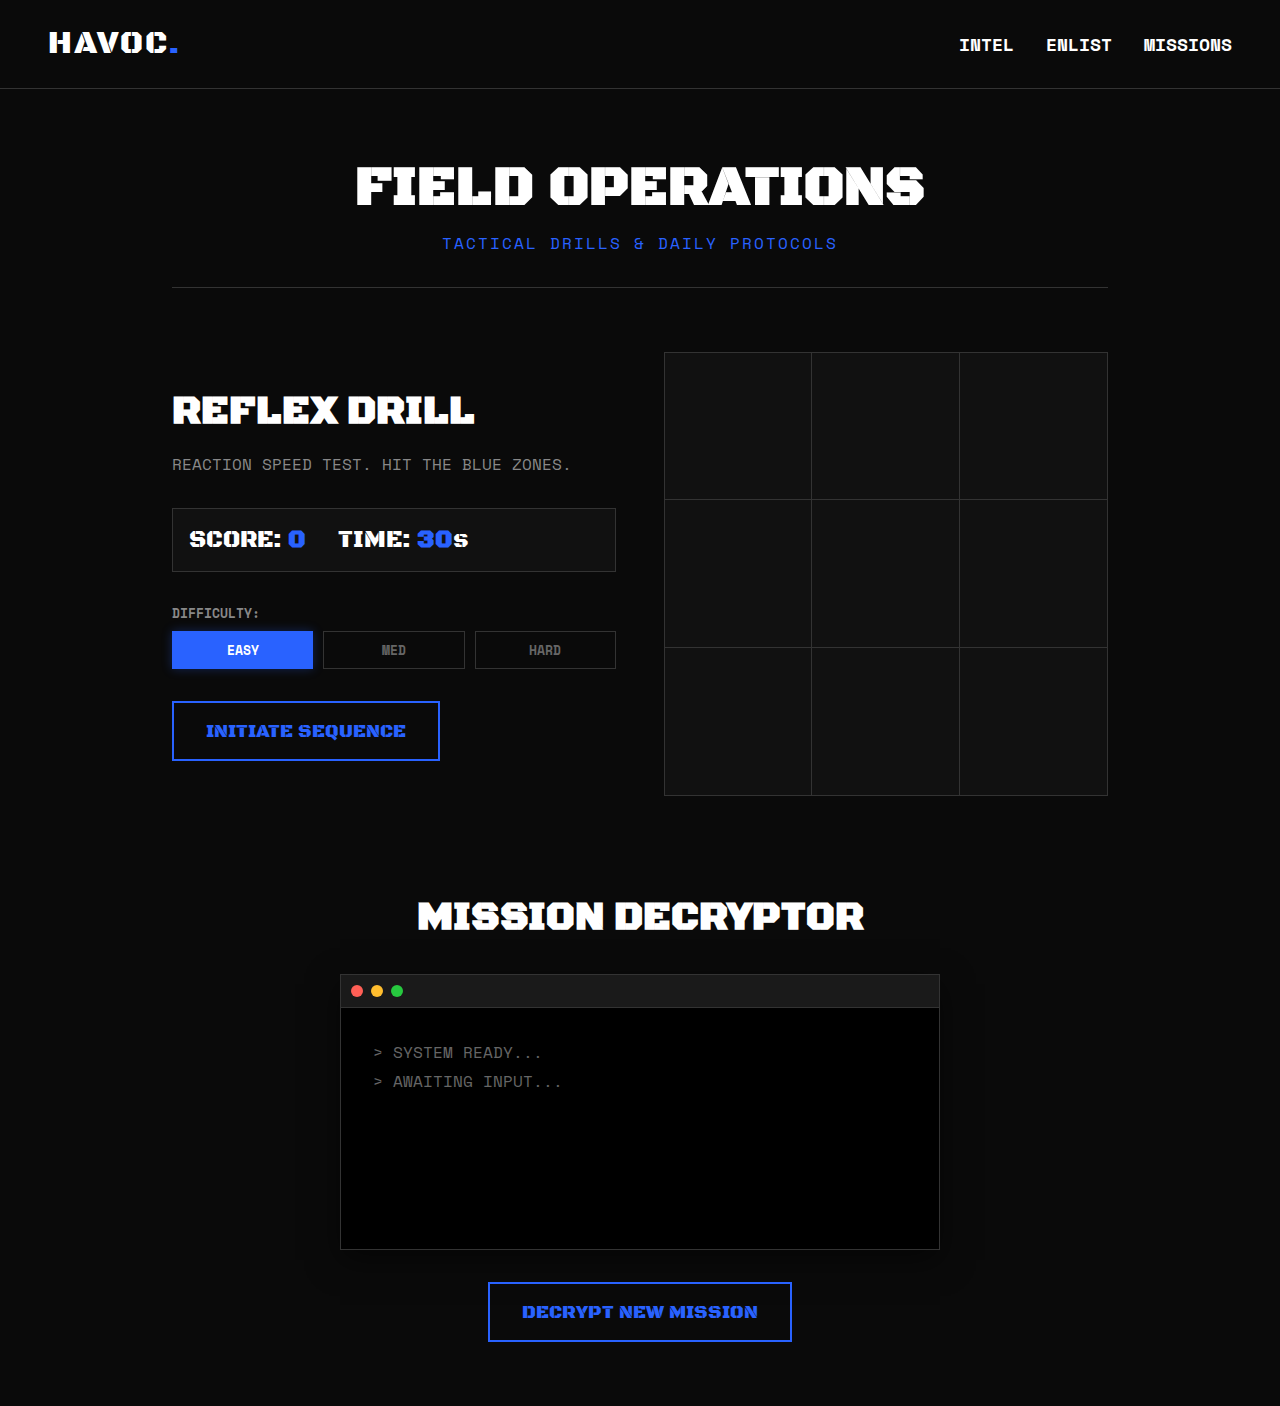
<file: creativity.html>
<!DOCTYPE html>
<html lang="en">
<head>
    <meta charset="UTF-8">
    <meta name="viewport" content="width=device-width, initial-scale=1.0">
    <title>Ops // HAVOC STRENGTH</title>
    <link rel="stylesheet" href="style.css">
    <link href="https://fonts.googleapis.com/css2?family=Black+Ops+One&family=Space+Mono:wght@400;700&display=swap" rel="stylesheet">
</head>
<body>

    <nav class="navbar">
        <div class="logo">HAVOC<span class="accent">.</span></div>
        <ul class="nav-links">
            <li><a href="index.html">INTEL</a></li>
            <li><a href="join.html">ENLIST</a></li>
            <li><a href="creativity.html">MISSIONS</a></li>
        </ul>
    </nav>

    <main class="ops-container">
        
        <header class="ops-header">
            <h1>FIELD OPERATIONS</h1>
            <p>TACTICAL DRILLS & DAILY PROTOCOLS</p>
        </header>

        <section class="game-section">
            <div class="game-info">
                <h2>REFLEX DRILL</h2>
                <p>REACTION SPEED TEST. HIT THE BLUE ZONES.</p>
                
                <div class="score-board">
                    <span>SCORE: <b id="score">0</b></span>
                    <span>TIME: <b id="time-left">30</b>s</span>
                </div>

                <div class="difficulty-box">
                    <span>DIFFICULTY:</span>
                    <div class="diff-buttons">
                        <button class="diff-btn active" data-speed="1000">EASY</button>
                        <button class="diff-btn" data-speed="600">MED</button>
                        <button class="diff-btn" data-speed="400">HARD</button>
                    </div>
                </div>

                <button id="start-game-btn">INITIATE SEQUENCE</button>
            </div>
            
            <div class="grid-wrapper">
                <div class="game-grid" id="grid">
                    </div>
            </div>
        </section>

        <section class="generator-section">
            <h2>MISSION DECRYPTOR</h2>
            <div class="terminal-window">
                <div class="terminal-header">
                    <span class="dot red"></span>
                    <span class="dot yellow"></span>
                    <span class="dot green"></span>
                </div>
                <div class="terminal-body">
                    <p class="console-text">> SYSTEM READY...</p>
                    <p class="console-text">> AWAITING INPUT...</p>
                    <div id="workout-display">
                        </div>
                </div>
            </div>
            <button id="generate-btn">DECRYPT NEW MISSION</button>
        </section>

    </main>

    <script src="script.js"></script>
</body>
</html>
</file>
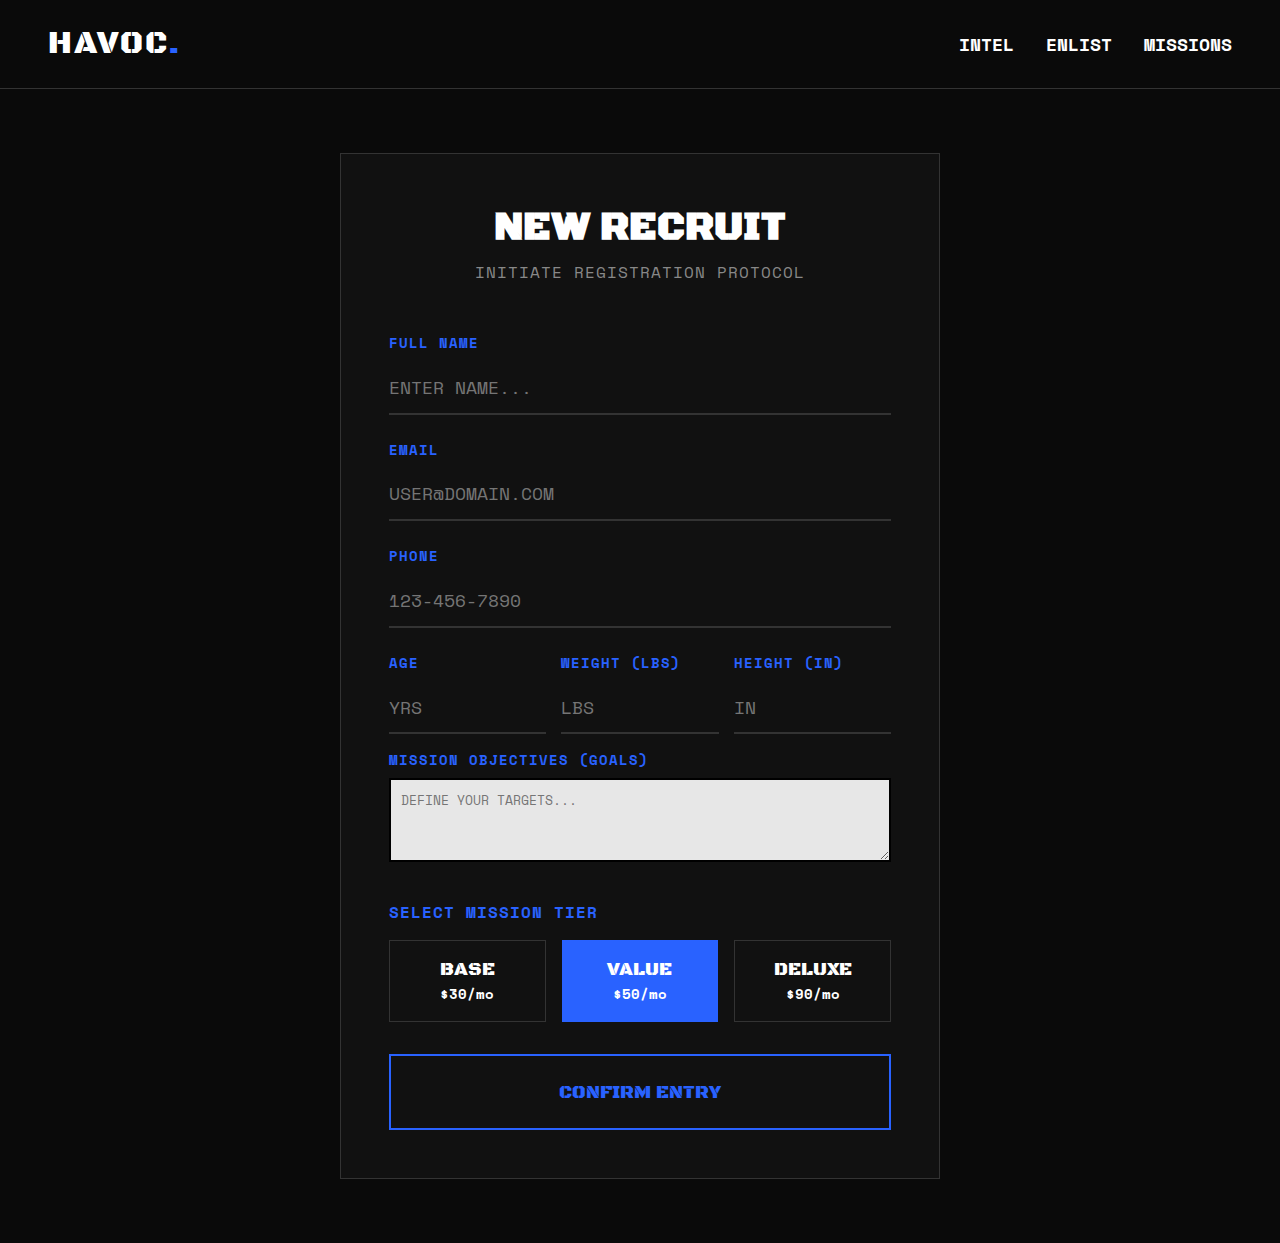
<file: join.html>
<!DOCTYPE html>
<html lang="en">
<head>
    <meta charset="UTF-8">
    <meta name="viewport" content="width=device-width, initial-scale=1.0">
    <title>Enlist // HAVOC STRENGTH</title>
    <link rel="stylesheet" href="style.css">
    <link href="https://fonts.googleapis.com/css2?family=Black+Ops+One&family=Space+Mono:wght@400;700&display=swap" rel="stylesheet">
</head>
<body>

    <nav class="navbar">
        <div class="logo">HAVOC<span class="accent">.</span></div>
        <ul class="nav-links">
            <li><a href="index.html">INTEL</a></li>
            <li><a href="join.html">ENLIST</a></li>
            <li><a href="creativity.html">MISSIONS</a></li>
        </ul>
    </nav>

    <div class="form-container">
        <div class="form-wrapper">
            <div class="form-header">
                <h1>NEW RECRUIT</h1>
                <p>INITIATE REGISTRATION PROTOCOL</p>
            </div>

            <form id="enlistForm" novalidate>
                
                <div class="form-group">
                    <label for="fullname">FULL NAME</label>
                    <input type="text" id="fullname" placeholder="ENTER NAME...">
                    <small class="error-msg">NAME REQUIRED</small>
                </div>

                <div class="form-group">
                    <label for="email">EMAIL</label>
                    <input type="email" id="email" placeholder="USER@DOMAIN.COM">
                    <small class="error-msg">INVALID EMAIL FORMAT</small>
                </div>

                <div class="form-group">
                    <label for="phone">PHONE</label>
                    <input type="tel" id="phone" placeholder="123-456-7890">
                    <small class="error-msg">INVALID PHONE (10 DIGITS)</small>
                </div>

                <div class="biometrics-row">
                    <div class="form-group">
                        <label for="age">AGE</label>
                        <input type="number" id="age" placeholder="YRS">
                        <small class="error-msg">INVALID AGE (16+)</small>
                    </div>

                    <div class="form-group">
                        <label for="weight">WEIGHT (LBS)</label>
                        <input type="number" id="weight" placeholder="LBS">
                        <small class="error-msg">WEIGHT REQUIRED</small>
                    </div>

                    <div class="form-group">
                        <label for="height">HEIGHT (IN)</label>
                        <input type="number" id="height" placeholder="IN">
                        <small class="error-msg">HEIGHT REQUIRED</small>
                    </div>
                </div>

                <div class="form-group">
                    <label for="goals">MISSION OBJECTIVES (GOALS)</label>
                    <textarea id="goals" rows="3" placeholder="DEFINE YOUR TARGETS..."></textarea>
                    <small class="error-msg">BRIEFING REQUIRED (MIN 10 CHARS)</small>
                </div>

                <div class="tier-section">
                    <label>SELECT MISSION TIER</label>
                    <div class="tier-grid">
                        
                        <label class="tier-card">
                            <input type="radio" name="tier" value="grunt">
                            <div class="card-content">
                                <span class="tier-name">BASE</span>
                                <span class="tier-price">$30/mo</span>
                            </div>
                        </label>

                        <label class="tier-card">
                            <input type="radio" name="tier" value="operator" checked>
                            <div class="card-content">
                                <span class="tier-name">VALUE</span>
                                <span class="tier-price">$50/mo</span>
                            </div>
                        </label>

                        <label class="tier-card">
                            <input type="radio" name="tier" value="warlord">
                            <div class="card-content">
                                <span class="tier-name">DELUXE</span>
                                <span class="tier-price">$90/mo</span>
                            </div>
                        </label>

                    </div>
                </div>

                <button type="submit" id="submitBtn">CONFIRM ENTRY</button>
            </form>
        </div>
    </div>

    <script src="script.js"></script>
</body>
</html>
</file>
<file: style.css>
:root {
    --bg: #0a0a0a;
    --card-bg: #111;
    --text: #ffffff;
    --accent: #2962ff; /* Royal Blue */
    --error: #ff3333;  /* Red */
    --border: #333;
}

* { margin: 0; padding: 0; box-sizing: border-box; }

body {
    background-color: var(--bg);
    color: var(--text);
    font-family: 'Space Mono', monospace;
    overflow-x: hidden;
}

h1, h2, h3, .logo, .tier-name, button {
    font-family: 'Black Ops One', cursive;
    text-transform: uppercase;
}

/* --- NAVIGATION --- */
.navbar {
    display: flex;
    justify-content: space-between;
    align-items: center;
    padding: 1.5rem 3rem;
    border-bottom: 1px solid var(--border);
}

.logo { font-size: 2rem; letter-spacing: 2px; }
.accent { color: var(--accent); }

.nav-links { list-style: none; display: flex; gap: 2rem; }
.nav-links a {
    text-decoration: none;
    color: var(--text);
    font-weight: bold;
    font-size: 1.1rem;
    transition: color 0.3s;
}
.nav-links a:hover, .nav-links a.active { color: var(--accent); }

/* SCROLLING TEXT */
.marquee {
    background: var(--accent);
    color: #fff;
    padding: 0.5rem 0;
    white-space: nowrap;
    overflow: hidden;
}
.track {
    display: inline-block;
    animation: scroll 15s linear infinite;
    font-weight: bold;
}
@keyframes scroll { from { transform: translateX(0); } to { transform: translateX(-50%); } }

/* HERO & LAYOUTS */
.hero {
    text-align: center;
    padding: 4rem 1rem;
    border-bottom: 1px solid var(--border);
}
.hero h1 { font-size: 4rem; line-height: 1.1; margin-bottom: 1rem; }
.hero .subtitle { color: var(--accent); letter-spacing: 2px; }

.container { padding: 4rem 2rem; max-width: 1200px; margin: 0 auto; }

/*  ABOUT PAGE: SPLIT SECTION  */
.split-section {
    display: grid;
    grid-template-columns: 1fr 1fr;
    gap: 3rem;
    margin-bottom: 4rem;
    align-items: center;
}
.image-box img { width: 100%; filter: grayscale(100%); border: 1px solid var(--border); }
.text-box h2 { font-size: 2.5rem; margin-bottom: 1.5rem; }
.text-box p { margin-bottom: 1rem; color: #ccc; line-height: 1.6; }

/*  ABOUT PAGE: STATS GRID  */
.stats-grid {
    display: grid;
    grid-template-columns: repeat(3, 1fr);
    border: 1px solid var(--border);
    margin-bottom: 4rem;
}
.stat-card {
    padding: 2rem;
    text-align: center;
    border-right: 1px solid var(--border);
}
.stat-card:last-child { border-right: none; }
.stat-card h3 { font-size: 3rem; margin-bottom: 0.5rem; }
.stat-card.accent-text h3, .stat-card.accent-text p { color: var(--accent); }

/* --- ABOUT PAGE: TEAM SECTION --- */
.section-title { display: flex; align-items: center; gap: 1rem; margin-bottom: 2rem; }
.line { flex: 1; height: 1px; background: var(--border); }

.team-grid {
    display: grid;
    grid-template-columns: repeat(auto-fit, minmax(250px, 1fr));
    gap: 2rem;
}
.member-card { border: 1px solid var(--border); transition: transform 0.3s; }
.member-card:hover { transform: translateY(-5px); border-color: var(--accent); }
.member-card img { width: 100%; height: 300px; object-fit: cover; filter: grayscale(100%); }
.info { padding: 1.5rem; background: var(--card-bg); text-align: center; }
.info h3 { margin-bottom: 0.5rem; color: var(--text); }
.info p { color: var(--accent); font-size: 0.9rem; }

/* --- JOIN PAGE: FORM STYLING --- */
.form-container {
    display: flex;
    justify-content: center;
    padding: 4rem 1rem;
}
.form-wrapper {
    width: 100%;
    max-width: 600px;
    background: var(--card-bg);
    padding: 3rem;
    border: 1px solid var(--border);
}
.form-header { text-align: center; margin-bottom: 3rem; }
.form-header h1 { font-size: 2.5rem; margin-bottom: 0.5rem; }
.form-header p { color: #888; letter-spacing: 1px; }

.form-group { margin-bottom: 1.5rem; position: relative; }

/* FORM LABELS: Bold & Royal Blue */
.form-group label { 
    display: block; 
    margin-bottom: 0.5rem; 
    color: var(--accent); 
    font-size: 0.9rem; 
    font-weight: bold; 
    letter-spacing: 1px;
}

.form-group input {
    width: 100%;
    background: transparent;
    border: none;
    border-bottom: 2px solid var(--border);
    padding: 0.8rem 0;
    color: #fff;
    font-family: 'Space Mono', monospace;
    font-size: 1.1rem;
    outline: none;
}
.form-group input:focus { border-bottom-color: var(--accent); }

/* Validation States */
.form-group.success input { border-bottom-color: var(--accent); }
.form-group.error input { border-bottom-color: var(--error); color: var(--error); }
.form-group small.error-msg {
    color: var(--error);
    font-size: 0.7rem;
    display: none;
    margin-top: 5px;
}
.form-group.error small.error-msg { display: block; }

/* MEMBERSHIP TIERS */
.tier-section { margin-top: 2rem; }
.tier-section > label { color: var(--accent); font-weight: bold; letter-spacing: 1px; }

.tier-grid { display: grid; grid-template-columns: 1fr 1fr 1fr; gap: 1rem; margin-top: 1rem; }
.tier-card input { display: none; }

.tier-card {
    border: 1px solid var(--border);
    padding: 1rem;
    cursor: pointer;
    text-align: center;
    transition: 0.3s;
    color: #fff; /* White text for cards */
}
.tier-card:hover { border-color: #fff; }
.tier-card:has(input:checked) {
    background: var(--accent);
    color: #fff;
    border-color: var(--accent);
}
.tier-name { display: block; font-size: 1.2rem; }
.tier-price { font-size: 0.9rem; font-weight: bold; }

/* SUBMIT BUTTON */
button[type="submit"] {
    width: 100%;
    padding: 1.5rem;
    margin-top: 2rem;
    background: transparent;
    border: 2px solid var(--accent);
    color: var(--accent);
    font-size: 1.2rem;
    cursor: pointer;
    transition: 0.3s;
}
button[type="submit"]:hover {
    background: var(--accent);
    color: #fff;
    box-shadow: 0 0 15px var(--accent);
}

/* --- OPS PAGE STYLES --- */
.ops-container {
    max-width: 1000px;
    margin: 0 auto;
    padding: 4rem 2rem;
}

.ops-header {
    text-align: center;
    margin-bottom: 4rem;
    border-bottom: 1px solid var(--border);
    padding-bottom: 2rem;
}
.ops-header h1 { font-size: 3.5rem; color: #fff; margin-bottom: 0.5rem; }
.ops-header p { color: var(--accent); letter-spacing: 2px; }

/* GAME SECTION */
.game-section {
    display: grid;
    grid-template-columns: 1fr 1fr;
    gap: 3rem;
    margin-bottom: 6rem;
    align-items: center;
}

.game-info h2 { font-size: 2.5rem; margin-bottom: 1rem; }
.game-info p { color: #888; margin-bottom: 2rem; }

.score-board {
    display: flex;
    gap: 2rem;
    font-size: 1.5rem;
    font-family: 'Black Ops One', cursive;
    margin-bottom: 2rem;
    border: 1px solid var(--border);
    padding: 1rem;
    background: var(--card-bg);
}
.score-board b { color: var(--accent); }

/* Difficulty Controls */
.difficulty-box { margin-bottom: 2rem; text-align: left; }
.difficulty-box span { display: block; margin-bottom: 0.5rem; color: #888; font-size: 0.8rem; font-weight: bold; }
.diff-buttons { display: flex; gap: 10px; }
.diff-btn {
    flex: 1;
    padding: 0.5rem;
    background: transparent;
    border: 1px solid var(--border);
    color: #666;
    font-family: 'Space Mono', monospace;
    font-weight: bold;
    cursor: pointer;
    transition: 0.3s;
}
.diff-btn:hover { border-color: #fff; color: #fff; }
.diff-btn.active {
    background: var(--accent);
    color: #fff;
    border-color: var(--accent);
    box-shadow: 0 0 10px rgba(41, 98, 255, 0.3);
}

#start-game-btn, #generate-btn {
    padding: 1rem 2rem;
    background: transparent;
    border: 2px solid var(--accent);
    color: var(--accent);
    font-family: 'Black Ops One', cursive;
    font-size: 1.2rem;
    cursor: pointer;
    transition: 0.3s;
}
#start-game-btn:hover, #generate-btn:hover {
    background: var(--accent);
    color: #fff;
    box-shadow: 0 0 20px var(--accent);
}

/* THE GRID */
.grid-wrapper { display: flex; justify-content: center; }

.game-grid {
    display: grid;
    grid-template-columns: repeat(3, 1fr);
    /* No gap, solid borders */
    gap: 0; 
    width: 100%;
    max-width: 450px;
    margin: 0 auto;
    border: 1px solid var(--border);
}

/* Hard Mode Grid (5 Columns) */
.game-grid.hard-grid {
    grid-template-columns: repeat(5, 1fr);
}

.square {
    aspect-ratio: 1 / 1;
    background: var(--card-bg);
    outline: 1px solid var(--border);
    cursor: pointer;
    transition: 0.1s;
    
    /* Text Centering for Poem */
    display: flex;
    justify-content: center;
    align-items: center;
    font-family: 'Black Ops One', cursive;
    font-size: 0.8rem;
    text-align: center;
    color: transparent;
    user-select: none;
    
    /* Lock Size for Text */
    overflow: hidden; 
    word-break: break-word;
    padding: 2px;
}

/* Active Square */
.square.target {
    background: var(--accent);
    z-index: 10;
    outline: 1px solid #fff;
    box-shadow: 0 0 15px var(--accent);
    color: #fff;
}

/* GENERATOR SECTION */
.generator-section { text-align: center; }
.generator-section h2 { margin-bottom: 2rem; font-size: 2.5rem; }

.terminal-window {
    background: #000;
    border: 1px solid var(--border);
    max-width: 600px;
    margin: 0 auto 2rem auto;
    text-align: left;
    box-shadow: 0 10px 30px rgba(0,0,0,0.5);
}
.terminal-header {
    background: #1a1a1a;
    padding: 10px;
    display: flex;
    gap: 8px;
    border-bottom: 1px solid var(--border);
}
.dot { width: 12px; height: 12px; border-radius: 50%; display: block; }
.red { background: #ff5f56; }
.yellow { background: #ffbd2e; }
.green { background: #27c93f; }

.terminal-body { padding: 2rem; min-height: 200px; font-family: 'Space Mono', monospace; }
.console-text { color: #666; margin-bottom: 5px; }

#workout-display {
    color: var(--accent);
    font-size: 1.2rem;
    margin-top: 1.5rem;
    line-height: 1.6;
    font-weight: bold;
    min-height: 100px;
    white-space: pre-line;
}

/* FOOTER & MOBILE */
footer { text-align: center; padding: 2rem; border-top: 1px solid var(--border); margin-top: 4rem; color: #666; }

@media(max-width: 768px) {
    .split-section, .stats-grid, .tier-grid, .game-section { grid-template-columns: 1fr; }
    .stat-card { border-right: none; border-bottom: 1px solid var(--border); }
    .hero h1 { font-size: 2.5rem; }
    .score-board { justify-content: center; }
    .ops-header h1 { font-size: 2.5rem; }
}

 /* Row layout for Age/Weight/Height */
        .biometrics-row {
            display: flex;
            gap: 15px;
            margin-bottom: 15px;
        }
        .biometrics-row .form-group {
            flex: 1; /* Equal width */
            margin-bottom: 0;
        }
        
        /* Textarea styling */
        textarea {
            width: 100%;
            padding: 10px;
            background: rgba(255, 255, 255, 0.9);
            border: 2px solid #000;
            font-family: 'Space Mono', monospace;
            resize: vertical;
            box-sizing: border-box;
        }

        /* Error Message Styling */
        .error-msg { 
            display: none; 
            color: #ff3333; /* Red error text */
            font-size: 0.75rem; 
            font-weight: bold; 
            margin-top: 5px;
            letter-spacing: 1px;
        }
        
        /* Error Input Border */
        .input-error { 
            border: 2px solid #ff3333 !important; 
            background-color: rgba(255, 0, 0, 0.05);
        }
</file>
